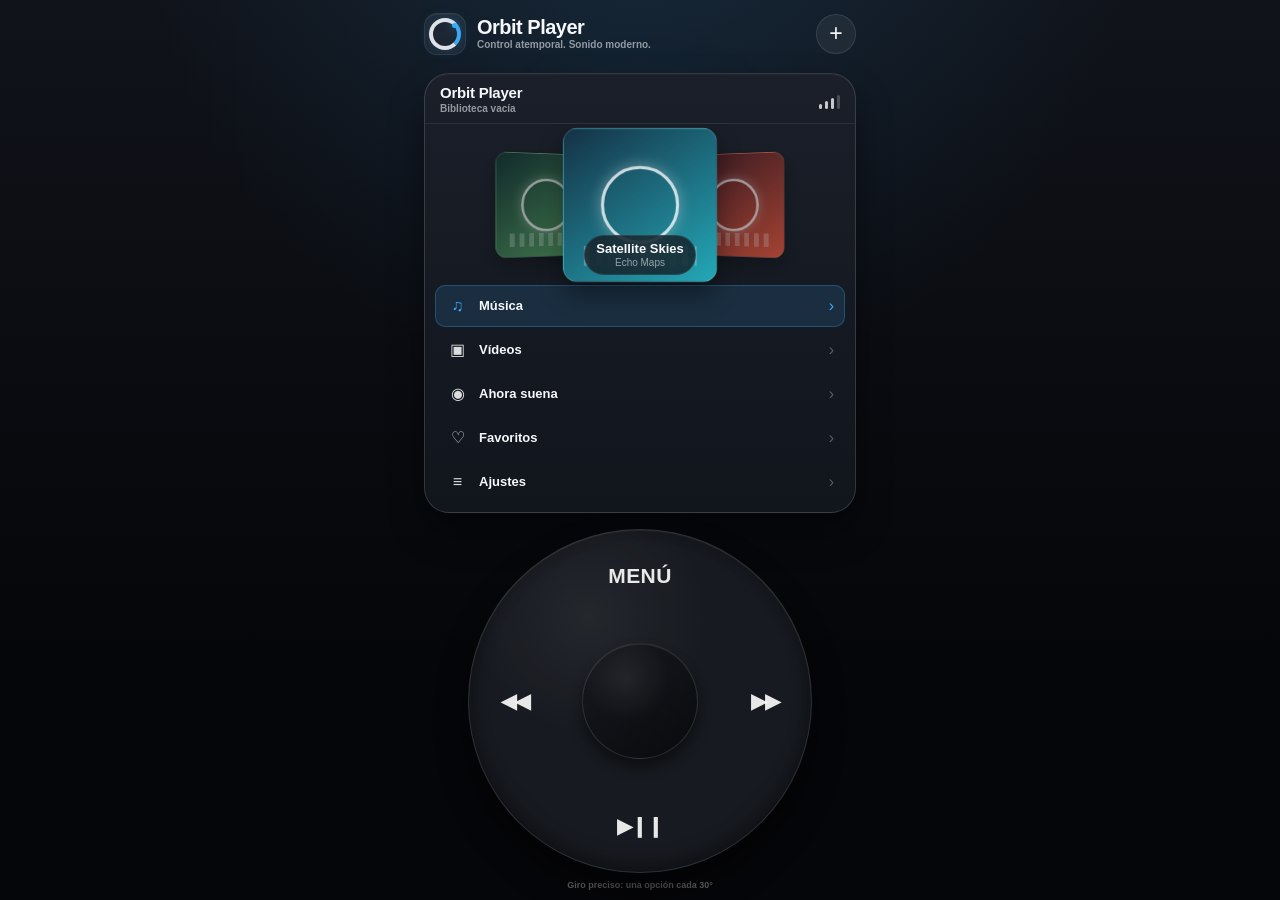
<file: index.html>
<!doctype html>
<html lang="es">
<head>
  <meta charset="utf-8">
  <meta name="viewport" content="width=device-width, initial-scale=1, viewport-fit=cover, user-scalable=no">
  <meta name="theme-color" content="#101218">
  <meta name="format-detection" content="telephone=no">
  <meta name="apple-mobile-web-app-capable" content="yes">
  <meta name="apple-mobile-web-app-status-bar-style" content="black-translucent">
  <meta name="apple-mobile-web-app-title" content="Orbit Player">
  <title>Orbit Player</title>
  <link rel="manifest" href="./manifest.webmanifest?v=2026.08.19.6">
  <link rel="icon" href="./icon.svg" type="image/svg+xml">
  <link rel="stylesheet" href="./styles.css?v=2026.08.19.6">
</head>
<body>
  <main class="app-shell" aria-label="Orbit Player">
    <header class="app-header">
      <div class="brand-mark" aria-hidden="true"><span></span></div>
      <div class="brand-copy">
        <strong>Orbit Player</strong>
        <span>Control atemporal. Sonido moderno.</span>
      </div>
      <button class="round-action" id="importButton" type="button" aria-label="Importar música o vídeos">+</button>
    </header>

    <section class="display" aria-live="polite">
      <header class="display-header">
        <div>
          <h1 id="screenTitle">Orbit Player</h1>
          <p id="screenSubtitle">Cargando biblioteca…</p>
        </div>
        <div class="signal" aria-hidden="true"><i></i><i></i><i></i><i></i></div>
      </header>

      <div class="screen-body" id="screenBody"></div>
    </section>

    <section class="wheel-zone" aria-label="Rueda de control">
      <div class="wheel" id="wheel">
        <button class="wheel-key wheel-menu" id="menuKey" type="button">MENÚ</button>
        <button class="wheel-key wheel-prev" id="prevKey" type="button" aria-label="Retroceder diez segundos">◀◀</button>
        <button class="wheel-key wheel-next" id="nextKey" type="button" aria-label="Avanzar diez segundos">▶▶</button>
        <button class="wheel-key wheel-play" id="playKey" type="button" aria-label="Reproducir o pausar">▶︎❙❙</button>
        <button class="select-key" id="selectKey" type="button" aria-label="Seleccionar"></button>
        <span class="wheel-glow" aria-hidden="true"></span>
      </div>
      <p class="wheel-hint" id="wheelHint">Desliza el dedo alrededor de la rueda</p>
    </section>
  </main>

  <input
    id="mediaInput"
    type="file"
    accept="audio/*,video/*,.mp3,.m4a,.aac,.wav,.aif,.aiff,.caf,.flac,.ogg,.opus,.mp4,.m4v,.mov,.webm"
    multiple
    hidden
  >
  <audio id="audioPlayer" preload="auto" playsinline x-webkit-airplay="allow"></audio>
  <video id="videoPlayer" preload="metadata" playsinline x-webkit-airplay="allow" hidden></video>

  <dialog id="videoDialog" class="video-dialog">
    <div class="video-toolbar">
      <div>
        <strong id="videoTitle">Vídeo</strong>
        <span>Orbit Player</span>
      </div>
      <button id="closeVideo" type="button" aria-label="Cerrar vídeo">×</button>
    </div>
    <div class="video-stage" id="videoStage"></div>
  </dialog>

  <dialog id="infoDialog" class="info-dialog">
    <button id="closeInfo" type="button" aria-label="Cerrar">×</button>
    <div class="brand-mark large" aria-hidden="true"><span></span></div>
    <h2>Orbit Player</h2>
    <p>PWA personal para reproducir música y vídeos guardados en tu iPhone.</p>
    <p class="muted">Los archivos se guardan localmente mediante IndexedDB y no se envían a GitHub ni a ningún servidor.</p>
  </dialog>

  <script src="./background-mode.js?v=2026.08.19.6"></script>
  <script src="./app.js?v=2026.08.19.6" defer></script>
  <script src="./wheel-tuning.js?v=2026.08.19.6" defer></script>
  <script src="./codec-fix.js?v=2026.08.19.6" defer></script>
  <script src="./artwork-rescan.js?v=2026.08.19.6" defer></script>
</body>
</html>
</file>
<file: styles.css>
:root {
  color-scheme: dark;
  --bg-0: #050609;
  --bg-1: #10131a;
  --panel: #11151c;
  --panel-raised: #1a1f29;
  --line: rgba(255, 255, 255, 0.12);
  --text: #f6f8fb;
  --muted: rgba(238, 243, 250, 0.58);
  --accent: #3aaaf7;
  --accent-soft: rgba(58, 170, 247, 0.14);
  --wheel: #171a20;
  --wheel-edge: #08090c;
  font-family: -apple-system, BlinkMacSystemFont, "SF Pro Display", "Helvetica Neue", Arial, sans-serif;
  -webkit-tap-highlight-color: transparent;
}

* {
  box-sizing: border-box;
}

html,
body {
  margin: 0;
  min-height: 100%;
  overflow: hidden;
  background: var(--bg-0);
}

body {
  min-height: 100dvh;
  color: var(--text);
  overscroll-behavior: none;
  touch-action: none;
  background:
    radial-gradient(circle at 50% -12%, rgba(58, 170, 247, 0.15), transparent 42%),
    linear-gradient(180deg, var(--bg-1), var(--bg-0) 72%);
}

button {
  color: inherit;
  font: inherit;
}

.app-shell {
  width: min(100%, 470px);
  height: 100dvh;
  margin: 0 auto;
  padding:
    max(10px, env(safe-area-inset-top))
    clamp(14px, 4vw, 22px)
    max(8px, env(safe-area-inset-bottom));
  display: grid;
  grid-template-rows: auto minmax(300px, 1fr) auto;
  gap: clamp(11px, 1.8dvh, 17px);
  position: relative;
  isolation: isolate;
}

.app-shell::before {
  content: "";
  position: absolute;
  z-index: -1;
  inset: 7% 3% auto;
  height: 37%;
  background: radial-gradient(circle, rgba(58, 170, 247, 0.08), transparent 68%);
  filter: blur(24px);
}

.app-header {
  min-height: 47px;
  display: flex;
  align-items: center;
  gap: 11px;
}

.brand-mark {
  width: 42px;
  height: 42px;
  flex: 0 0 42px;
  display: grid;
  place-items: center;
  border: 1px solid rgba(255, 255, 255, 0.08);
  background: rgba(255, 255, 255, 0.045);
  border-radius: 13px;
  box-shadow: inset 0 1px 0 rgba(255, 255, 255, 0.06);
}

.brand-mark::before {
  content: "";
  width: 24px;
  height: 24px;
  border: 4px solid rgba(245, 248, 251, 0.9);
  border-right-color: var(--accent);
  border-radius: 50%;
  box-shadow: 0 0 14px rgba(58, 170, 247, 0.22);
}

.brand-mark span {
  position: absolute;
  width: 5px;
  height: 5px;
  border-radius: 50%;
  background: var(--accent);
  transform: translate(9px, -8px);
  box-shadow: 0 0 8px rgba(58, 170, 247, 0.8);
}

.brand-mark.large {
  width: 88px;
  height: 88px;
  margin-inline: auto;
  border-radius: 24px;
}

.brand-mark.large::before {
  width: 52px;
  height: 52px;
  border-width: 7px;
}

.brand-mark.large span {
  width: 9px;
  height: 9px;
  transform: translate(20px, -17px);
}

.brand-copy {
  min-width: 0;
  display: grid;
  gap: 1px;
}

.brand-copy strong {
  font-size: 20px;
  line-height: 1.05;
  letter-spacing: -0.025em;
}

.brand-copy span {
  overflow: hidden;
  color: var(--muted);
  font-size: 10px;
  font-weight: 600;
  white-space: nowrap;
  text-overflow: ellipsis;
}

.round-action {
  width: 40px;
  height: 40px;
  margin-left: auto;
  border: 1px solid rgba(255, 255, 255, 0.1);
  border-radius: 50%;
  background: rgba(255, 255, 255, 0.06);
  font-size: 23px;
  font-weight: 300;
  line-height: 1;
  cursor: pointer;
}

.round-action:active {
  transform: scale(0.95);
  background: rgba(255, 255, 255, 0.11);
}

.display {
  min-height: 0;
  display: grid;
  grid-template-rows: auto 1fr;
  overflow: hidden;
  border: 1px solid rgba(255, 255, 255, 0.14);
  border-radius: 25px;
  background: linear-gradient(180deg, var(--panel-raised), var(--panel));
  box-shadow:
    0 19px 35px rgba(0, 0, 0, 0.42),
    inset 0 1px 0 rgba(255, 255, 255, 0.035);
}

.display-header {
  min-height: 50px;
  padding: 9px 15px;
  display: flex;
  align-items: center;
  gap: 12px;
  border-bottom: 1px solid rgba(255, 255, 255, 0.08);
}

.display-header h1,
.display-header p {
  margin: 0;
}

.display-header h1 {
  font-size: 15px;
  line-height: 1.15;
  letter-spacing: -0.015em;
}

.display-header p {
  margin-top: 2px;
  color: var(--muted);
  font-size: 10px;
  font-weight: 600;
}

.signal {
  margin-left: auto;
  height: 20px;
  display: flex;
  align-items: end;
  gap: 3px;
}

.signal i {
  width: 3px;
  border-radius: 3px;
  background: rgba(255, 255, 255, 0.76);
}

.signal i:nth-child(1) { height: 5px; }
.signal i:nth-child(2) { height: 8px; }
.signal i:nth-child(3) { height: 11px; }
.signal i:nth-child(4) { height: 14px; opacity: 0.28; }

.screen-body {
  min-height: 0;
  overflow: hidden;
}

.home-screen {
  height: 100%;
  padding: 10px 10px 9px;
  display: grid;
  grid-template-rows: minmax(118px, 1fr) auto;
  gap: 9px;
}

.cover-flow {
  min-height: 0;
  display: grid;
  place-items: center;
  position: relative;
  perspective: 650px;
}

.cover {
  width: clamp(84px, 27vw, 126px);
  aspect-ratio: 1;
  position: absolute;
  display: grid;
  place-items: center;
  overflow: hidden;
  border: 1px solid rgba(255, 255, 255, 0.15);
  border-radius: 14px;
  background: var(--cover-gradient);
  box-shadow: 0 12px 24px rgba(0, 0, 0, 0.38);
}

.cover::before {
  content: "";
  width: 47%;
  aspect-ratio: 1;
  border: 3px solid rgba(255, 255, 255, 0.78);
  border-radius: 50%;
  box-shadow: 0 0 14px rgba(255, 255, 255, 0.34);
}

.cover::after {
  content: "";
  position: absolute;
  inset: auto 13% 10%;
  height: 13%;
  opacity: 0.28;
  background: repeating-linear-gradient(90deg, #fff 0 6px, transparent 6px 12px);
}

.cover.center {
  z-index: 3;
  width: clamp(112px, 35vw, 150px);
  transform: translateZ(18px);
}

.cover.left {
  z-index: 1;
  transform: translateX(-74%) rotateY(27deg) scale(0.82);
  opacity: 0.68;
}

.cover.right {
  z-index: 1;
  transform: translateX(74%) rotateY(-27deg) scale(0.82);
  opacity: 0.68;
}

.cover-title {
  position: absolute;
  z-index: 5;
  inset: auto auto 1px;
  max-width: 88%;
  padding: 5px 11px 6px;
  display: grid;
  gap: 1px;
  text-align: center;
  border: 1px solid rgba(255, 255, 255, 0.09);
  border-radius: 999px;
  background: rgba(17, 20, 26, 0.74);
  -webkit-backdrop-filter: blur(12px);
  backdrop-filter: blur(12px);
}

.cover-title strong {
  overflow: hidden;
  font-size: 13px;
  white-space: nowrap;
  text-overflow: ellipsis;
}

.cover-title span {
  color: var(--muted);
  font-size: 10px;
}

.menu-list,
.media-list,
.settings-list {
  display: grid;
  gap: 2px;
}

.menu-row,
.media-row {
  width: 100%;
  min-height: 42px;
  padding: 6px 10px;
  display: flex;
  align-items: center;
  gap: 10px;
  border: 1px solid transparent;
  border-radius: 10px;
  background: transparent;
  text-align: left;
  cursor: default;
  transition: background 120ms ease, border-color 120ms ease, transform 120ms ease;
}

.menu-row.selected,
.media-row.selected {
  border-color: rgba(58, 170, 247, 0.29);
  background: var(--accent-soft);
}

.menu-row.selected .row-icon,
.menu-row.selected .chevron,
.media-row.selected .chevron {
  color: var(--accent);
}

.row-icon {
  width: 23px;
  flex: 0 0 23px;
  color: rgba(255, 255, 255, 0.85);
  font-size: 16px;
  text-align: center;
}

.row-copy {
  min-width: 0;
  display: grid;
  gap: 2px;
}

.row-copy strong {
  overflow: hidden;
  font-size: 13px;
  font-weight: 650;
  white-space: nowrap;
  text-overflow: ellipsis;
}

.row-copy span {
  overflow: hidden;
  color: var(--muted);
  font-size: 9px;
  font-weight: 600;
  white-space: nowrap;
  text-overflow: ellipsis;
}

.chevron {
  margin-left: auto;
  color: rgba(255, 255, 255, 0.3);
  font-size: 16px;
}

.list-screen {
  height: 100%;
  padding: 9px;
  overflow-y: auto;
  overscroll-behavior: contain;
  scrollbar-width: none;
}

.list-screen::-webkit-scrollbar {
  display: none;
}

.media-row {
  min-height: 61px;
}

.thumb {
  width: 47px;
  height: 47px;
  flex: 0 0 47px;
  display: grid;
  place-items: center;
  overflow: hidden;
  border: 1px solid rgba(255, 255, 255, 0.13);
  border-radius: 11px;
  background: var(--cover-gradient);
}

.thumb::before {
  content: "";
  width: 48%;
  aspect-ratio: 1;
  border: 2px solid rgba(255, 255, 255, 0.72);
  border-radius: 50%;
}

.favorite-indicator {
  color: var(--accent);
  font-size: 14px;
}

.empty-state,
.about-screen {
  height: 100%;
  padding: 20px 26px;
  display: grid;
  place-content: center;
  justify-items: center;
  gap: 10px;
  text-align: center;
}

.empty-state .empty-icon {
  color: var(--accent);
  font-size: 38px;
  font-weight: 300;
}

.empty-state strong,
.about-screen h2 {
  margin: 0;
  font-size: 17px;
}

.empty-state p,
.about-screen p {
  margin: 0;
  color: var(--muted);
  font-size: 12px;
  line-height: 1.4;
}

.now-playing {
  height: 100%;
  padding: 12px 14px 13px;
  display: grid;
  grid-template-rows: minmax(90px, 1fr) auto auto auto;
  align-items: center;
  gap: 9px;
}

.now-art {
  width: min(48%, 166px);
  aspect-ratio: 1;
  margin: auto;
  display: grid;
  place-items: center;
  border: 1px solid rgba(255, 255, 255, 0.14);
  border-radius: 18px;
  background: var(--cover-gradient);
  box-shadow: 0 15px 28px rgba(0, 0, 0, 0.42);
}

.now-art::before {
  content: "";
  width: 47%;
  aspect-ratio: 1;
  border: 4px solid rgba(255, 255, 255, 0.84);
  border-radius: 50%;
  box-shadow: 0 0 18px rgba(255, 255, 255, 0.3);
}

.track-copy {
  min-width: 0;
  text-align: center;
}

.track-copy strong,
.track-copy span {
  display: block;
  overflow: hidden;
  white-space: nowrap;
  text-overflow: ellipsis;
}

.track-copy strong {
  font-size: 18px;
}

.track-copy span {
  margin-top: 2px;
  color: var(--muted);
  font-size: 11px;
}

.progress-area {
  display: grid;
  gap: 5px;
}

.progress-track,
.volume-track {
  height: 5px;
  overflow: hidden;
  border-radius: 999px;
  background: rgba(255, 255, 255, 0.13);
}

.progress-fill,
.volume-fill {
  width: 0;
  height: 100%;
  border-radius: inherit;
  background: var(--accent);
  transition: width 90ms linear;
}

.time-row,
.volume-row {
  display: flex;
  align-items: center;
  gap: 8px;
  color: var(--muted);
  font-size: 9px;
  font-variant-numeric: tabular-nums;
}

.time-row span:last-child {
  margin-left: auto;
}

.volume-row .volume-track {
  flex: 1;
  height: 4px;
}

.now-hint {
  color: var(--muted);
  font-size: 9px;
  font-weight: 600;
  text-align: center;
}

.wheel-zone {
  display: grid;
  justify-items: center;
  gap: 7px;
}

.wheel {
  width: min(77vw, 344px, 39dvh);
  aspect-ratio: 1;
  position: relative;
  border: 1px solid rgba(255, 255, 255, 0.11);
  border-radius: 50%;
  background:
    radial-gradient(circle at 35% 25%, rgba(255, 255, 255, 0.055), transparent 35%),
    radial-gradient(circle, var(--wheel) 0 64%, var(--wheel-edge) 100%);
  box-shadow:
    0 19px 30px rgba(0, 0, 0, 0.55),
    inset 0 1px 0 rgba(255, 255, 255, 0.055),
    inset 0 -8px 18px rgba(0, 0, 0, 0.28);
  touch-action: none;
  user-select: none;
  -webkit-user-select: none;
}

.wheel.tracking {
  border-color: rgba(58, 170, 247, 0.36);
  box-shadow:
    0 19px 30px rgba(0, 0, 0, 0.55),
    0 0 0 1px rgba(58, 170, 247, 0.15),
    0 0 30px rgba(58, 170, 247, 0.07),
    inset 0 1px 0 rgba(255, 255, 255, 0.06);
}

.wheel-glow {
  position: absolute;
  inset: 7%;
  border-radius: 50%;
  pointer-events: none;
  background: conic-gradient(from var(--wheel-angle, 0deg), transparent 0 90%, rgba(58, 170, 247, 0.15) 97%, transparent 100%);
  opacity: 0;
  transition: opacity 120ms ease;
  -webkit-mask: radial-gradient(circle, transparent 0 63%, #000 64% 100%);
  mask: radial-gradient(circle, transparent 0 63%, #000 64% 100%);
}

.wheel.tracking .wheel-glow {
  opacity: 1;
}

.wheel-key,
.select-key {
  position: absolute;
  z-index: 3;
  border: 0;
  background: transparent;
  cursor: pointer;
}

.wheel-key {
  display: grid;
  place-items: center;
  color: rgba(255, 255, 255, 0.9);
  font-size: clamp(14px, 4.2vw, 20px);
  font-weight: 650;
  letter-spacing: -0.05em;
}

.wheel-key:active {
  color: var(--accent);
  transform: scale(0.94);
}

.wheel-menu {
  top: 2%;
  left: 31%;
  width: 38%;
  height: 23%;
  font-size: clamp(15px, 4.4vw, 21px);
  letter-spacing: 0.02em;
}

.wheel-play {
  bottom: 2%;
  left: 31%;
  width: 38%;
  height: 23%;
}

.wheel-prev {
  top: 31%;
  left: 2%;
  width: 23%;
  height: 38%;
}

.wheel-next {
  top: 31%;
  right: 2%;
  width: 23%;
  height: 38%;
}

.select-key {
  top: 33%;
  left: 33%;
  width: 34%;
  height: 34%;
  border: 1px solid rgba(255, 255, 255, 0.12);
  border-radius: 50%;
  background:
    radial-gradient(circle at 38% 30%, rgba(255, 255, 255, 0.07), transparent 40%),
    linear-gradient(145deg, #16191f, #090a0d);
  box-shadow:
    0 8px 13px rgba(0, 0, 0, 0.47),
    inset 0 1px 0 rgba(255, 255, 255, 0.06);
}

.select-key:active {
  transform: scale(0.97);
  background: linear-gradient(145deg, #101319, #07080a);
}

.wheel-hint {
  min-height: 12px;
  margin: 0;
  color: rgba(255, 255, 255, 0.38);
  font-size: 9px;
  font-weight: 600;
  text-align: center;
}

.video-dialog,
.info-dialog {
  width: 100%;
  height: 100%;
  max-width: none;
  max-height: none;
  margin: 0;
  padding: 0;
  border: 0;
  background: #000;
  color: #fff;
}

.video-dialog::backdrop,
.info-dialog::backdrop {
  background: #000;
}

.video-dialog[open] {
  display: grid;
  grid-template-rows: auto 1fr;
}

.video-toolbar {
  min-height: 62px;
  padding: max(10px, env(safe-area-inset-top)) 16px 9px;
  display: flex;
  align-items: center;
  gap: 12px;
  background: rgba(10, 11, 14, 0.94);
}

.video-toolbar > div {
  min-width: 0;
  display: grid;
  gap: 2px;
}

.video-toolbar strong,
.video-toolbar span {
  overflow: hidden;
  white-space: nowrap;
  text-overflow: ellipsis;
}

.video-toolbar strong { font-size: 15px; }
.video-toolbar span { color: var(--muted); font-size: 10px; }

.video-toolbar button,
.info-dialog > button {
  width: 38px;
  height: 38px;
  margin-left: auto;
  border: 1px solid rgba(255, 255, 255, 0.12);
  border-radius: 50%;
  background: rgba(255, 255, 255, 0.08);
  color: #fff;
  font-size: 24px;
}

.video-stage {
  min-height: 0;
  display: grid;
  place-items: center;
}

.video-stage video {
  width: 100%;
  height: 100%;
  object-fit: contain;
}

.info-dialog[open] {
  width: min(calc(100% - 30px), 390px);
  height: auto;
  max-height: 86dvh;
  margin: auto;
  padding: 28px 24px 26px;
  display: grid;
  gap: 12px;
  border: 1px solid rgba(255, 255, 255, 0.13);
  border-radius: 25px;
  background: linear-gradient(180deg, #1a1e27, #0d0f14);
  text-align: center;
  box-shadow: 0 30px 80px rgba(0, 0, 0, 0.7);
}

.info-dialog > button {
  position: absolute;
  top: 13px;
  right: 13px;
  margin: 0;
}

.info-dialog h2,
.info-dialog p {
  margin: 0;
}

.info-dialog h2 { font-size: 22px; }
.info-dialog p { font-size: 13px; line-height: 1.45; }
.muted { color: var(--muted); }

.toast {
  position: fixed;
  z-index: 20;
  left: 50%;
  bottom: max(14px, env(safe-area-inset-bottom));
  max-width: calc(100% - 32px);
  padding: 9px 14px;
  border: 1px solid rgba(255, 255, 255, 0.12);
  border-radius: 999px;
  background: rgba(16, 18, 24, 0.9);
  color: #fff;
  font-size: 11px;
  font-weight: 650;
  text-align: center;
  -webkit-backdrop-filter: blur(16px);
  backdrop-filter: blur(16px);
  transform: translate(-50%, 14px);
  opacity: 0;
  transition: opacity 160ms ease, transform 160ms ease;
  pointer-events: none;
}

.toast.visible {
  opacity: 1;
  transform: translate(-50%, 0);
}

@media (max-height: 720px) {
  .app-shell {
    grid-template-rows: auto minmax(280px, 1fr) auto;
    gap: 9px;
  }

  .app-header {
    min-height: 40px;
  }

  .brand-mark {
    width: 38px;
    height: 38px;
    flex-basis: 38px;
  }

  .brand-copy strong { font-size: 18px; }
  .round-action { width: 37px; height: 37px; }
  .display-header { min-height: 45px; padding-block: 7px; }
  .home-screen { padding-top: 7px; }
  .menu-row { min-height: 36px; padding-block: 5px; }
  .wheel { width: min(70vw, 292px, 36dvh); }
  .wheel-hint { display: none; }
}

@media (min-width: 700px) and (min-height: 850px) {
  .app-shell {
    width: 480px;
    padding-inline: 24px;
  }
}

@media (prefers-reduced-motion: reduce) {
  *,
  *::before,
  *::after {
    scroll-behavior: auto !important;
    animation-duration: 0.01ms !important;
    transition-duration: 0.01ms !important;
  }
}
</file>
